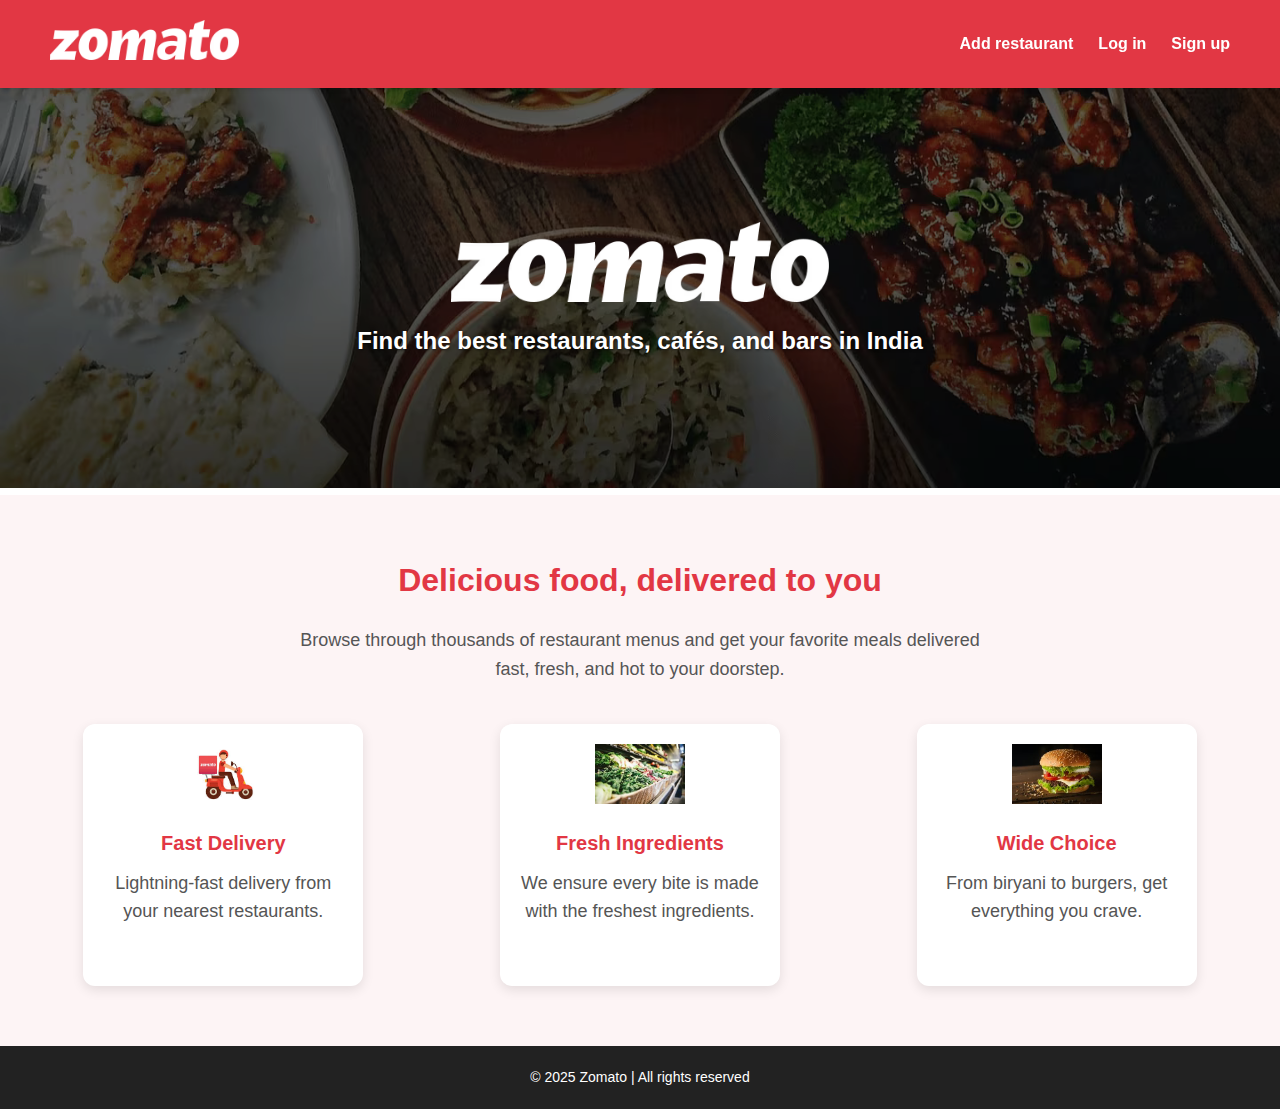
<file: index.html>
<!DOCTYPE html>
<html lang="en">
<head>
    <meta charset="UTF-8">
    <meta name="viewport" content="width=device-width, initial-scale=1.0">
    <link rel="shortcut icon" href="favicon.png" type="image/png">
    <title>Best Restaurants in India - Zomato</title>
    <link rel="stylesheet" href="style.css">
</head>
<body>
    <header>
        <div class="logo">
            <a href="index.html"><img src="logo.png" alt="Zomato Logo"></a>
        </div>
        <nav>
            <ul>
                <li><a href="restaurant.html">Add restaurant</a></li>
                <li><a href="login.html">Log in</a></li>
                <li><a href="signup.html">Sign up</a></li>
            </ul>
        </nav>
    </header>

    <main>
        <section class="hero">
            <div class="hero-content">
                <img class="hero-bg" src="bg.png" alt="Food Background">
                <div class="hero-overlay">
                    <img src="logo.png" alt="Zomato Logo" class="overlay-logo">
                    <p class="hero-text">Find the best restaurants, cafés, and bars in India</p>
                </div>
            </div>
        </section>

        <section class="about-delivery">
            <h2>Delicious food, delivered to you</h2>
            <p>Browse through thousands of restaurant menus and get your favorite meals delivered fast, fresh, and hot to your doorstep.</p>
            
            <div class="features">
                <div class="feature">
                    <img src="delivery.png" alt="Fast Delivery">
                    <h3>Fast Delivery</h3>
                    <p>Lightning-fast delivery from your nearest restaurants.</p>
                </div>
                <div class="feature">
                    <img src="fresh.png" alt="Fresh Ingredients">
                    <h3>Fresh Ingredients</h3>
                    <p>We ensure every bite is made with the freshest ingredients.</p>
                </div>
                <div class="feature">
                    <img src="choice.png" alt="Multiple Choices">
                    <h3>Wide Choice</h3>
                    <p>From biryani to burgers, get everything you crave.</p>
                </div>
            </div>
        </section>
    </main>

    <footer>
        <p>&copy; 2025 Zomato | All rights reserved</p>
    </footer>

    <script src="script.js"></script>
</body>
</html>
</file>
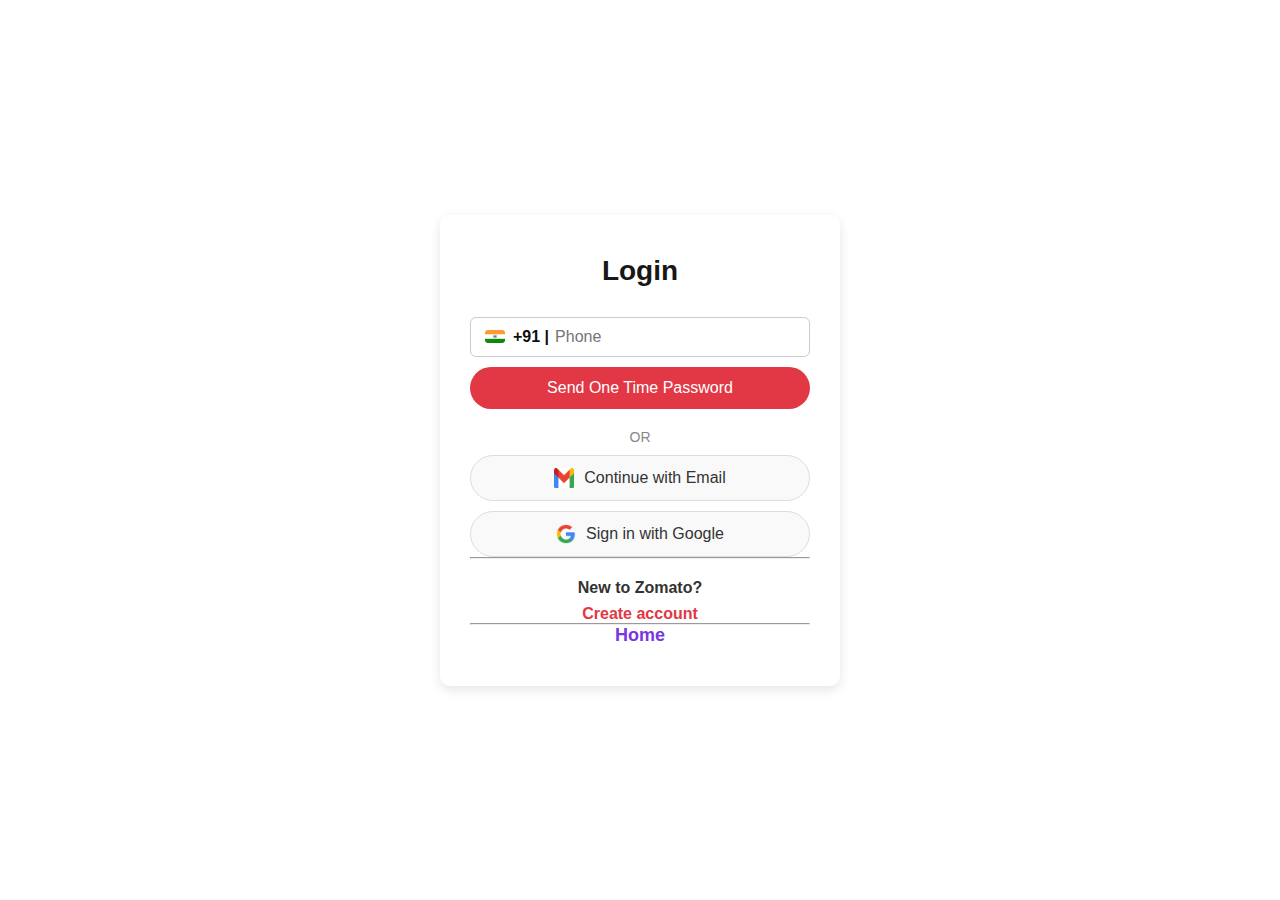
<file: login.html>
<!DOCTYPE html>
<html lang="en">

<head>
  <meta charset="UTF-8" />
  <meta name="viewport" content="width=device-width, initial-scale=1.0" />
  <link rel="shortcut icon" href="favicon.png" type="image/png">
  <title>Login | Zomato</title>
  <link rel="stylesheet" href="login.css" />
  
</head>

<body>
  <main class="login-container">
    <h1>Login</h1>
    <!-- Phone Input -->
    <div class="phone-input-group">
      <img src="flag.png" alt="flag" loading="lazy" class="flag-icon" />
      <span class="country-code">+91 |</span>
      <input type="tel" placeholder="Phone" maxlength="10" />
    </div>
    <p class="error-message">Please enter phone number</p>

    <button class="btn primary" id="otp-btn">Send One Time Password</button>

    <p class="or-separator">OR</p>

    <button class="btn secondary">
      <img src="mail.png" alt="Email" class="icon" />
      Continue with Email
    </button>

    <button class="btn secondary">
      <img src="google.png" alt="Google" class="icon" />
      Sign in with Google
    </button>

    <hr />

    <div class="signup-section">
      <h3>New to Zomato?</h3>
     <a href="signup.html" class="red-link">Create account</a>
     <br>
      <hr>
      <a href="index.html" class="blue-link">Home</a>
    </div>
  </main>

  <script src="login.js"></script>
</body>

</html>
</file>
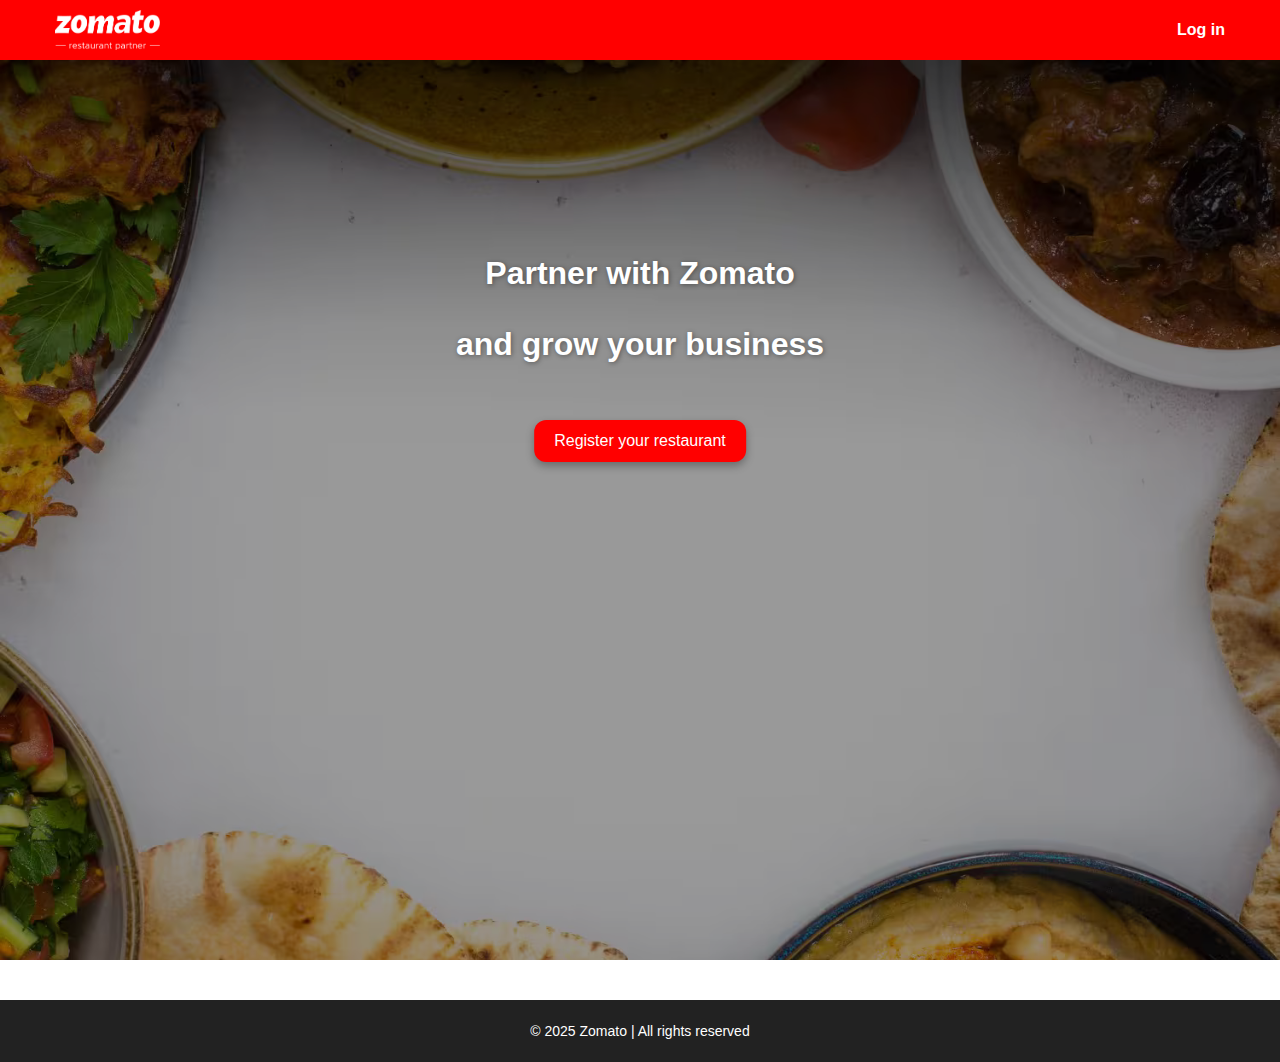
<file: restaurant.html>
<!DOCTYPE html>
<html lang="en">

<head>
    <meta charset="UTF-8">
    <meta name="viewport" content="width=device-width, initial-scale=1.0">
    <link rel="shortcut icon" href="favicon.png" type="image/png">
    <title>Add a restaurant|Zomato</title>
    <link rel="stylesheet" href="restaurant.css">
</head>

<body>
    <header>
        <div class="logo">
            <a href="index.html"><img src="reslogo.png" alt="Zomato Logo"></a>
        </div>
        <nav>
            <ul>
                <li><a href="login.html">Log in</a></li>
            </ul>
        </nav>
    </header>

    <main>
        <section class="hero">
            <div class="hero-content">
                <img class="hero-bg" src="new.png" alt="Food Background">
                <div class="hero-overlay">
                    <p>Partner with Zomato</p>
                    <p>and grow your business</p>
                </div>
                <button type="button">Register your restaurant</button>

    </main>

    <footer>
        <p>&copy; 2025 Zomato | All rights reserved</p>
    </footer>
    <script src="restaurant.html"></script>
</body>

</html>
</file>
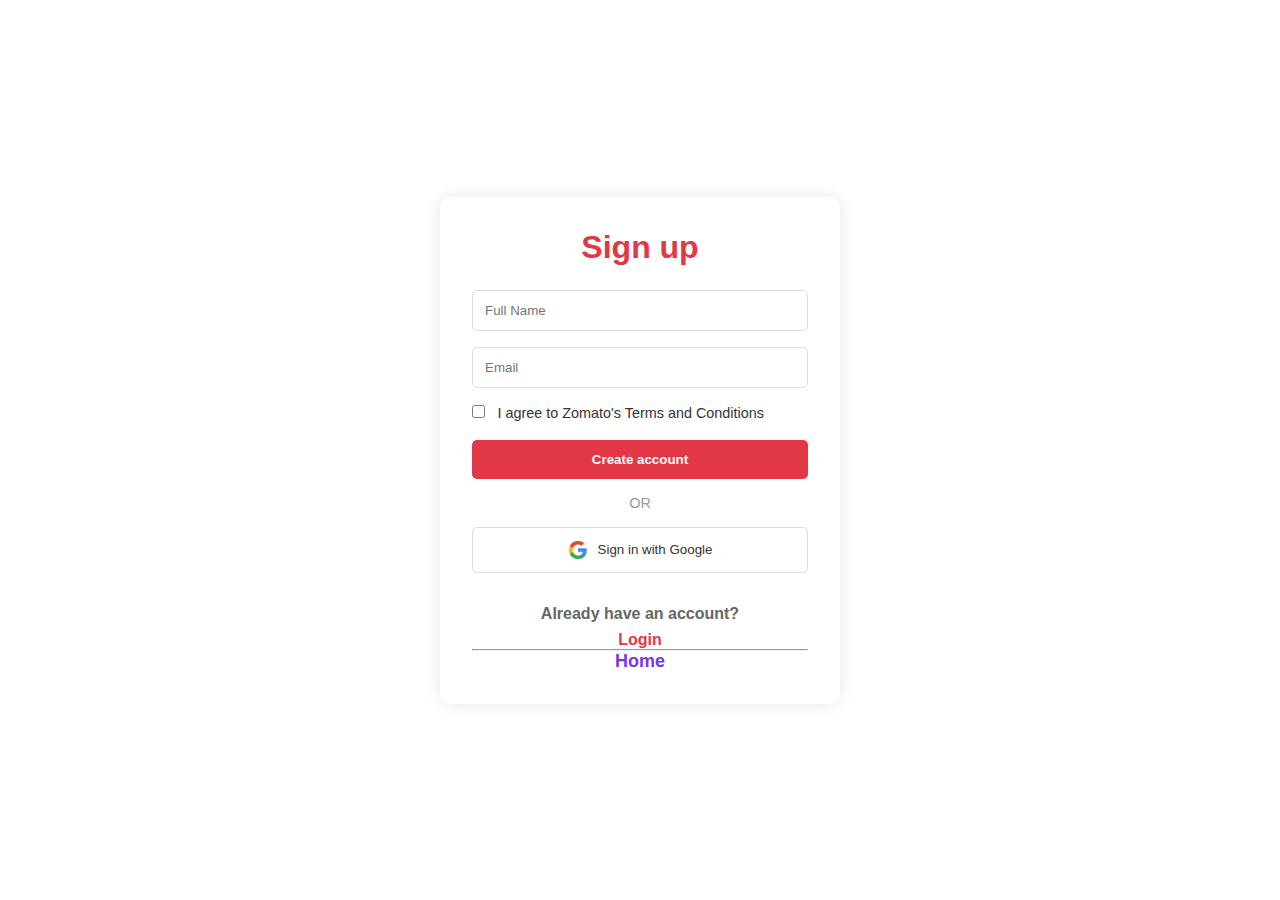
<file: signup.html>
<!DOCTYPE html>
<html lang="en">

<head>
    <meta charset="UTF-8" />
    <meta name="viewport" content="width=device-width, initial-scale=1.0" />
    <link rel="shortcut icon" href="favicon.png" type="image/png">
    <title>Signup | Zomato</title>
    <link rel="stylesheet" href="signup.css" />
</head>

<body>
    <main class="login-container">
        <pre><h1>Sign up</h1></pre>
        <!-- Name Input -->
        <div>
            <input type="text" placeholder="Full Name" required>
        </div>

        <!-- Email Input -->
        <div>
            <input id="email" type="email" placeholder="Email" required>
        </div>

         <!-- Checkbox for agreeing to terms -->
        <div>
            <input id="terms" type="checkbox" required>
            <label for="terms">I agree to Zomato's Terms and Conditions</label>
        </div>
        <br>
        <button class="main" id="Create-account">Create account</button>

        <p class="or-separator">OR</p>

        <button class="btn secondary">
            <img src="google.png" alt="Google" class="icon" />
            Sign in with Google
        </button>
    
        <div class="login-section">
            <h3>Already have an account?</h3>
            <a href="login.html" class="red-link">Login</a>
            <br>
           <hr>
            <a href="index.html" class="blue-link">Home</a>
        </div>
       
    </main>

    <script src="signup.js"></script>
</body>

</html>
</file>
<file: style.css>
/* Reset & Base */
* {
    margin: 0;
    padding: 0;
    box-sizing: border-box;
}

body {
    font-family: 'Segoe UI', Tahoma, Geneva, Verdana, sans-serif;
    color: #333;
    background-color: #fff;
    line-height: 1.6;
    scroll-behavior: smooth;
}

/* Fade-in Animation */
@keyframes fadeInUp {
    0% {
        opacity: 0;
        transform: translateY(30px);
    }
    100% {
        opacity: 1;
        transform: translateY(0);
    }
}

@keyframes fadeIn {
    from { opacity: 0; }
    to   { opacity: 1; }
}

/* Header */
header {
    display: flex;
    justify-content: space-between;
    align-items: center;
    padding: 20px 50px;
    background-color: rgb(226, 55, 68);
    box-shadow: 0 2px 4px rgba(0,0,0,0.1);
    position: sticky;
    top: 0;
    z-index: 100;
    animation: fadeIn 1s ease-in-out;
}

.logo img {
    height: 40px;
    animation: fadeIn 1.2s ease-in;
}

nav ul {
    list-style: none;
    display: flex;
    gap: 25px;
}

nav ul li a {
    text-decoration: none;
    color: white;
    font-weight: bold;
    transition: color 0.3s;
    position: relative;
}

nav ul li a::after {
    content: "";
    position: absolute;
    bottom: -5px;
    left: 0;
    width: 0%;
    height: 2px;
    background: white;
    transition: width 0.3s;
}

nav ul li a:hover {
    color: white;
}

nav ul li a:hover::after {
    width: 100%;
}

/* Hero Section */
.hero {
    position: relative;
    text-align: center;
    overflow: hidden;
}

.hero-content {
    position: relative;
}

.hero-bg {
    width: 100%;
    height: 400px;
    object-fit: cover;
    filter: brightness(60%);
    animation: fadeIn 1.5s ease-out;
}

.hero-overlay {
    position: absolute;
    top: 0;
    left: 0;
    width: 100%;
    height: 100%;
    color: white;
    display: flex;
    flex-direction: column;
    align-items: center;
    justify-content: center;
    animation: fadeInUp 1.5s ease-out;
}

.overlay-logo {
    height: 80px;
    margin-bottom: 20px;
    animation: fadeInUp 1.6s ease-out;
}

.hero-text {
    font-size: 24px;
    font-weight: 600;
    text-shadow: 1px 1px 3px rgba(0, 0, 0, 0.6);
    animation: fadeInUp 1.7s ease-out;
}

/* About Delivery Section */
.about-delivery {
    padding: 60px 30px;
    background-color: #fdf4f5;
    text-align: center;
    animation: fadeInUp 1.2s ease-out;
}

.about-delivery h2 {
    color: #e23744;
    font-size: 32px;
    margin-bottom: 20px;
    animation: fadeInUp 1.3s ease-out;
}

.about-delivery p {
    max-width: 700px;
    margin: 0 auto 40px;
    font-size: 18px;
    color: #555;
    animation: fadeInUp 1.4s ease-out;
}

/* Features Grid */
.features {
    display: flex;
    justify-content: space-around;
    flex-wrap: wrap;
    gap: 30px;
}

.feature {
    background-color: #fff;
    padding: 20px;
    border-radius: 12px;
    width: 280px;
    box-shadow: 0 4px 12px rgba(0,0,0,0.1);
    transition: all 0.3s ease;
    text-align: center;
    animation: fadeInUp 1.5s ease-out;
}

.feature:hover {
    transform: translateY(-5px);
    box-shadow: 0 6px 16px rgba(0,0,0,0.15);
}

.feature img {
    height: 60px;
    margin-bottom: 15px;
    transition: transform 0.3s ease;
}

.feature:hover img {
    transform: scale(1.05);
}

.feature h3 {
    color: #e23744;
    font-size: 20px;
    margin-bottom: 10px;
}

/* Footer */
footer {
    background-color: #222;
    color: white;
    text-align: center;
    padding: 20px;
    font-size: 14px;
    animation: fadeIn 2s ease-out;
}

/* Responsive */
@media (max-width: 768px) {
    header {
        flex-direction: column;
        gap: 15px;
        padding: 20px;
    }

    nav ul {
        flex-direction: column;
        gap: 10px;
    }

    .features {
        flex-direction: column;
        align-items: center;
    }

    .hero-text {
        font-size: 20px;
        padding: 0 15px;
    }

    .about-delivery h2 {
        font-size: 26px;
    }
}
</file>
<file: login.css>
/* Reset & Base */
* {
  margin: 0;
  padding: 0;
  box-sizing: border-box;
}

body {
  font-family: 'Segoe UI', Tahoma, Geneva, Verdana, sans-serif;
  background-color: #ffffff;
  color: #333;
  display: flex;
  justify-content: center;
  align-items: center;
  height: 100vh;
}

/* Login Container */
.login-container {
  width: 90%;
  max-width: 400px;
  background-color: #fff;
  padding: 40px 30px;
  border-radius: 10px;
  box-shadow: 0 4px 12px rgba(0, 0, 0, 0.1);
  text-align: center;
}

/* Heading */
.login-container h1 {
  font-size: 28px;
  color: #181717;
  margin-bottom: 30px;
}

/* Phone Input Group */
.phone-input-group {
  display: flex;
  align-items: center;
  border: 1px solid #ccc;
  padding: 10px 14px;
  border-radius: 6px;
  margin-bottom: 8px;
}

.flag-icon {
  width: 20px;
  height: auto;
  margin-right: 8px;
}

.country-code {
  color: #0e0f0f;
  font-weight: 700;
  margin-right: 6px;
}

.phone-input-group input {
  border: none;
  outline: none;
  flex: 1;
  font-size: 16px;
  background: transparent;
}

/* Error Message */
.error-message {
  font-size: 14px;
  color: #e23744;
  margin-bottom: 18px;
  text-align: left;
}

/* Buttons */
.btn {
  display: flex;
  align-items: center;
  justify-content: center;
  gap: 10px;
  width: 100%;
  padding: 12px 20px;
  font-size: 16px;
  border-radius: 30px;
  cursor: pointer;
  transition: all 0.3s ease;
  border: none;
  margin-top: 10px;
}


.btn.primary {
  background-color: #e23744;
  color: white;
}

.btn.primary:hover {
  background-color: #b81d2a;
  transform: scale(1.03);
}

.btn.secondary {
  background-color: #f9f9f9;
  color: #333;
  border: 1px solid #ddd;
}

.btn.secondary:hover {
  background-color: #f0f0f0;
  transform: scale(1.02);
}

.red-link {
    color: #e23744; /* Zomato red */
    text-decoration: none;
    font-weight: bold;
}

.red-link:hover {
    text-decoration: underline;
    color: #c82333; /* Slightly darker red on hover */
}

/* Home Button */
.blue-link {
    color: #7837e2;
    text-decoration: none;
    font-weight: bold;
    font-size: large;
}

.blue-link:hover {
    text-decoration: underline;
    color: #7837e2;
}


.icon {
  width: 20px;
  height: 20px;
}

/* Separator */
.or-separator {
  margin: 20px 0 10px;
  color: #888;
  font-size: 14px;
}

/* Signup Section */
.signup-section {
  margin-top: 20px;
}

.signup-section h3 {
  font-size: 16px;
  margin-bottom: 8px;
}

/* Animations */
@keyframes clickEffect {
  0% {
    transform: scale(1);
  }
  50% {
    transform: scale(0.96);
  }
  100% {
    transform: scale(1);
  }
}

.btn:active {
  animation: clickEffect 0.2s ease;
}

/* Responsive */
@media (max-width: 480px) {
  .login-container {
    padding: 30px 20px;
  }

  .btn {
    font-size: 14px;
    padding: 10px 16px;
  }

  .login-container h1 {
    font-size: 24px;
  }
}

.close-btn {
  position: absolute;
  top: 15px;
  right: 20px;
  background: transparent;
  border: none;
  font-size: 24px;
  font-weight: bold;
  color: #e23744;
  cursor: pointer;
  transition: transform 0.2s ease;
}

.close-btn:hover {
  transform: scale(1.2);
}
</file>
<file: restaurant.css>
/* Reset & Base */
* {
    margin: 0;
    padding: 0;
    box-sizing: border-box;
}

body {
    font-family: 'Segoe UI', Tahoma, Geneva, Verdana, sans-serif;
    background-color: #fff;
    color: #333;
    line-height: 1.6;
}

/* Header */
header {
    display: flex;
    justify-content: space-between;
    align-items: center;
    padding: 10px 55px;
    background-color: red;
    box-shadow: 0 2px 5px rgba(0,0,0,0.1);
}

.logo img {
    height: 40px;
    display: flex;
    border-color: white;
}

nav ul {
    list-style: none;
    display: flex;
    gap: 20px;
}

nav ul li a {
    text-decoration: none;
    color: white;
    font-weight: bold;
    transition: color 0.3s;
}

nav ul li a:hover {
    color: #8f1025;
}

/* Hero Section */
.hero {
    position: relative;
    text-align: center;
    overflow: hidden;
    height: 100vh; /* Full screen height */
}

.hero-content {
    position: relative;
    height: 100%;
}

.hero-bg {
    width: 100%;
    height: 400px;
    object-fit: cover;
    filter: brightness(60%);
    animation: fadeIn 1.5s ease-out;
}
/* Overlay content aligned to top */
.hero-overlay {
    position: absolute;
    top: 0px;
    left: 0;
    height: 100%;
    width: 100%;
    color: white;
    display: flex;
    flex-direction: column;
    align-items: center;
    animation: fadeInUp 1.3s ease-in-out;
    padding-top: 8px; /* Push content down from top */
}

.hero-overlay p {
    font-size: 32px;
    font-weight: 700;
    margin-bottom: 20px; /* Space between p and button */
    text-shadow: 1px 1px 5px rgba(0, 0, 0, 0.4);
}

button {
    background-color: #e23744;
    color: white;
    padding: 14px 28px;
    font-size: 16px;
    border: none;
    border-radius: 30px;
    cursor: pointer;
    transition: background-color 0.3s ease;
    animation: fadeInUp 1.8s ease-in-out;
}
button:hover {
    background-color: #2e48db;
}

/* Footer */
footer {
    background-color: #222;
    color: #fff;
    text-align: center;
    padding: 20px;
    font-size: 14px;
    margin-top: 40px;
}

/* Animations */
@keyframes fadeIn {
    from { opacity: 0; }
    to   { opacity: 1; }
}

@keyframes fadeInUp {
    from {
        opacity: 0;
        transform: translateY(40px);
    }
    to {
        opacity: 1;
        transform: translateY(0);
    }
}

/* Responsive */
@media (max-width: 768px) {
    .hero-overlay {
        padding-top: 60px;
    }

    .hero-overlay p {
        font-size: 24px;
        padding: 0 15px;
    }

    button {
        padding: 12px 24px;
        font-size: 14px;
    }

    header {
        flex-direction: column;
        align-items: flex-start;
    }
}

.hero {
  position: relative;
  text-align: center;
  color: white;
}

.hero-bg {
  width: 100%;
  height: auto;
  display: block;
}

.hero-overlay {
  position: absolute;
  top: 20%;
  left: 50%;
  transform: translateX(-50%);
  text-align: center;
  font-size: 2rem;
  color: white;
}

.hero button {
  position: absolute;
  top: 40%;
  left: 50%;
  transform: translateX(-50%);
  background-color: red;
  color: white;
  border: none;
  padding: 12px 20px;
  font-size: 16px;
  border-radius: 12px;
  cursor: pointer;
  box-shadow: 0 4px 8px rgba(0,0,0,0.3);
  transition: background-color 0.3s ease;
}

.hero button:hover {
  background-color: darkred;
}
</file>
<file: signup.css>
/* Reset & base styles */
* {
    margin: 0;
    padding: 0;
    box-sizing: border-box;
    font-family: 'Helvetica Neue', Helvetica, Arial, sans-serif;
}

body {
    background-color: #fff;
    color: #333;
    display: flex;
    justify-content: center;
    align-items: center;
    height: 100vh;
}

/* Container */
.login-container {
    width: 100%;
    max-width: 400px;
    padding: 2rem;
    border-radius: 10px;
    box-shadow: 0 0 15px rgba(0, 0, 0, 0.1);
    background-color: #fff;
    animation: fadeIn 1s ease;
}

/* Heading */
h1 {
    color: #e23744; /* Zomato Red */
    font-size: 2rem;
    margin-bottom: 1.5rem;
    text-align: center;
}

/* Inputs */
input[type="text"],
input[type="email"] {
    width: 100%;
    padding: 0.75rem;
    margin-bottom: 1rem;
    border: 1px solid #ddd;
    border-radius: 5px;
    transition: border 0.3s ease;
}

input[type="text"]:focus,
input[type="email"]:focus {
    border-color: #e23744;
    outline: none;
}

/* Checkbox */
input[type="checkbox"] {
    margin-right: 0.5rem;
}

label {
    font-size: 0.9rem;
}

/* Main button */
button.main {
    width: 100%;
    padding: 0.75rem;
    background-color: #e23744;
    color: #fff;
    border: none;
    border-radius: 5px;
    font-weight: bold;
    cursor: pointer;
    transition: background 0.3s ease;
}

button.main:hover {
    background-color: #c82333;
}

/* OR Separator */
.or-separator {
    text-align: center;
    margin: 1rem 0;
    font-size: 0.9rem;
    color: #999;
}

/* Google Button */
button.secondary {
    width: 100%;
    padding: 0.75rem;
    border: 1px solid #ddd;
    background-color: #fff;
    color: #333;
    display: flex;
    align-items: center;
    justify-content: center;
    gap: 10px;
    border-radius: 5px;
    cursor: pointer;
    transition: background 0.3s ease;
}

button.secondary:hover {
    background-color: #f9f9f9;
}

.icon {
    width: 20px;
    height: 20px;
}

/* Login Section */
.login-section {
    text-align: center;
    margin-top: 2rem;
 
}

.login-section h3 {
    margin-bottom: 0.5rem;
    font-size: 1rem;
    color: #666;
}

.red-link {
    color: #e23744; /* Zomato red */
    text-decoration: none;
    font-weight: bold;
}

.red-link:hover {
    text-decoration: underline;
    color: #c82333; /* Slightly darker red on hover */
}

/* Home Button */
.blue-link {
    color: #7837e2;
    text-decoration: none;
    font-weight: bold;
    font-size: large;
}

.blue-link:hover {
    text-decoration: underline;
    color: #7837e2;
}
</file>
